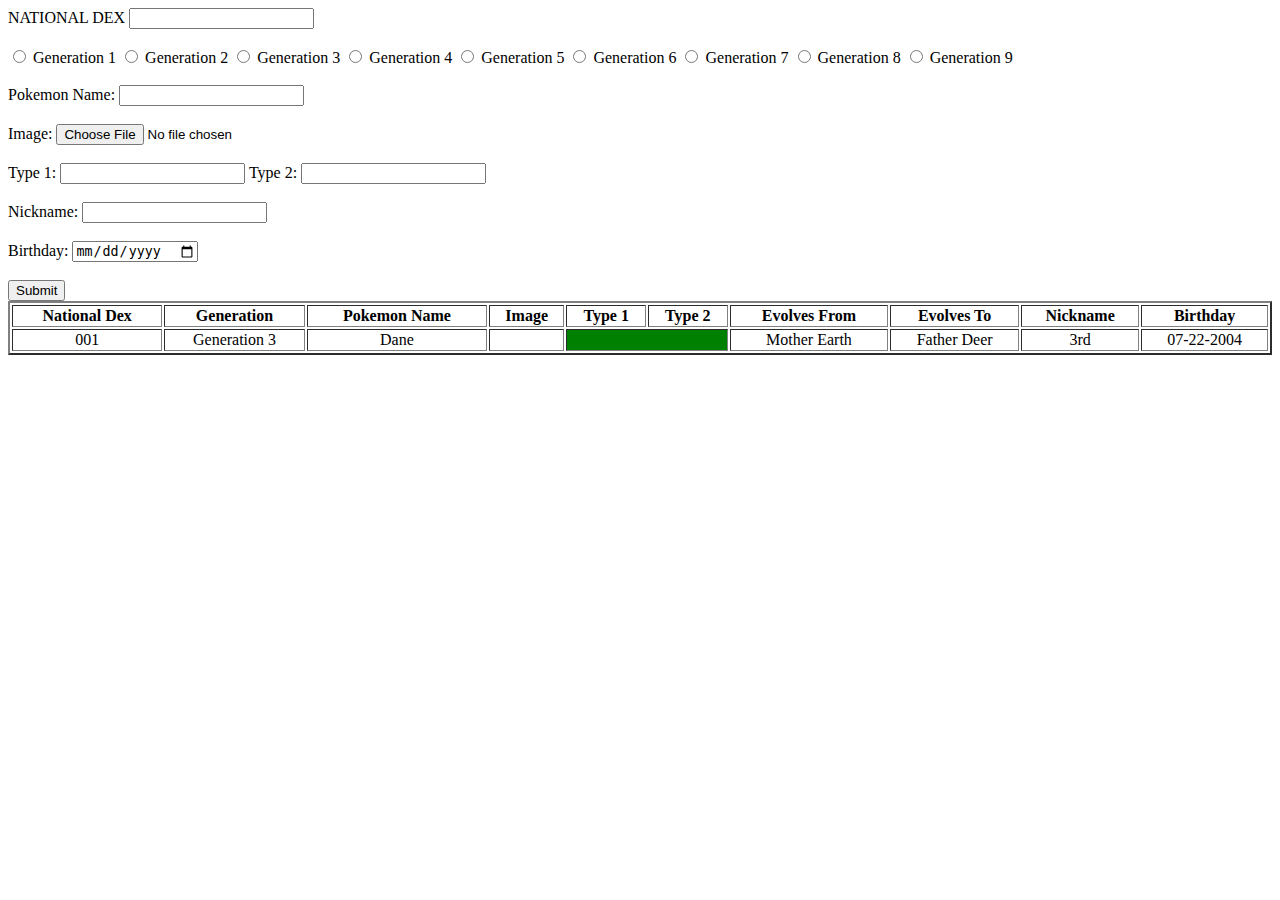
<file: file.html>
<!DOCTYPE html>
<html>
<head>
    <meta charset="UTF-8" />
    <title>title</title>
</head>
<body>
    <form>
     <label for="ndex">NATIONAL DEX</label>
     <input type="text" id="ndex" name="ndex" min="1"/>
     <br/>
     <br/>
     <input type="radio" id="gen1" name="generation" value="Generation 1">
     <label for="gen1">Generation 1</label>
     <input type="radio" id="gen2" name="generation" value="Generation 2">
     <label for="gen2">Generation 2</label>
     <input type="radio" id="gen3" name="generation" value="Generation 3">
     <label for="gen3">Generation 3</label>
     <input type="radio" id="gen4" name="generation" value="Generation 4">
     <label for="gen4">Generation 4</label> 
     <input type="radio" id="gen5" name="generation" value="Generation 5">
     <label for="gen5">Generation 5</label>
     <input type="radio" id="gen6" name="generation" value="Generation 6">
     <label for="gen6">Generation 6</label>
     <input type="radio" id="gen7" name="generation" value="Generation 7">
     <label for="gen7">Generation 7</label> 
     <input type="radio" id="gen8" name="generation" value="Generation 8">
     <label for="gen8">Generation 8</label>
     <input type="radio" id="gen9" name="generation" value="Generation 9">
     <label for="gen9">Generation 9</label>
     <br/>
     <br/>
     <label for="pname">Pokemon Name:</label>
     <input type="text" id="pname" name="Pokemon Name" min="1"/>   
     <br/>
     <br/>
     <label for="image">Image:</label>
     <input type="file" id="image" name="Image" min="1">
     <br/>
     <br/>
     <label for="type1">Type 1:</label>
     <input list="types1" id="type1" name="type1"/>
     <datalist id="types1">
        <option value="Fire"></option>
        <option value="Poison"></option>
        <option value="Water"></option>
        <option value="Grass"></option>
        <option value="Dark"></option>
        <option value="Dragon"></option>
        <option value="Psychic"></option>
        <option value="Ground"></option>
        <option value="Rock"></option>
        <option value="Fairy"></option>
        <option value="Fighting"></option>
        <option value="Flying"></option>
        <option value="Electric"></option>
        <option value="Normal"></option>
        <option value="Steel"></option>
        <option value="Ice"></option>
        <option value="Bug"></option>
        <option value="Ghost"></option>
     </datalist>
     <label for="type2">Type 2:</label>
     <input list="types2" id="type2" name="type2" />
     <datalist id="types2">
        <option value="Fire"></option>
        <option value="Poison"></option>
        <option value="Water"></option>
        <option value="Grass"></option>
        <option value="Dark"></option>
        <option value="Dragon"></option>
        <option value="Psychic"></option>
        <option value="Ground"></option>
        <option value="Rock"></option>
        <option value="Fairy"></option>
        <option value="Fighting"></option>
        <option value="Flying"></option>
        <option value="Electric"></option>
        <option value="Normal"></option>
        <option value="Steel"></option>
        <option value="Ice"></option>
        <option value="Bug"></option>
        <option value="Ghost"></option>
     </datalist>
     </br>
     </br>
     <label for="Nname">Nickname:</label>
     <input type="text" id="Nname" name="Nname" min="1"/>
     </br>
     </br>
     <label for="birthday">Birthday:</label>
     <input type="date" id="birthday" name="birthday">
     </br>
     </br>
     <input type="submit" value="Submit">
     </form>
    </center>
    <table border="2px" style="width: 100%">
        <tr>
            <th>National Dex</th>
            <th>Generation</th>
            <th>Pokemon Name</th>
            <th>Image</th>
            <th>Type 1</th>
            <th>Type 2</th>
            <th>Evolves From</th>
            <th>Evolves To</th>
            <th>Nickname</th>
            <th>Birthday</th>
        </tr>
        <tr>
            <td align="center">001</td>
            <td align="center">Generation 3</td>
            <td align="center">Dane</td>
            <td></img src="https://www.bing.com/images/blob?bcid=szBEXAQGkgAHLg"></td>
            <td align="center" colspan="2" bgcolor="green" style="color:rgb(255, 255, 255)"></td>
            <td align="center">Mother Earth</td>
            <td align="center">Father Deer</td>
            <td align="center">3rd</td>
            <td align="center">07-22-2004</td>
        </tr>
    </table>
</body>
</html>
</file>
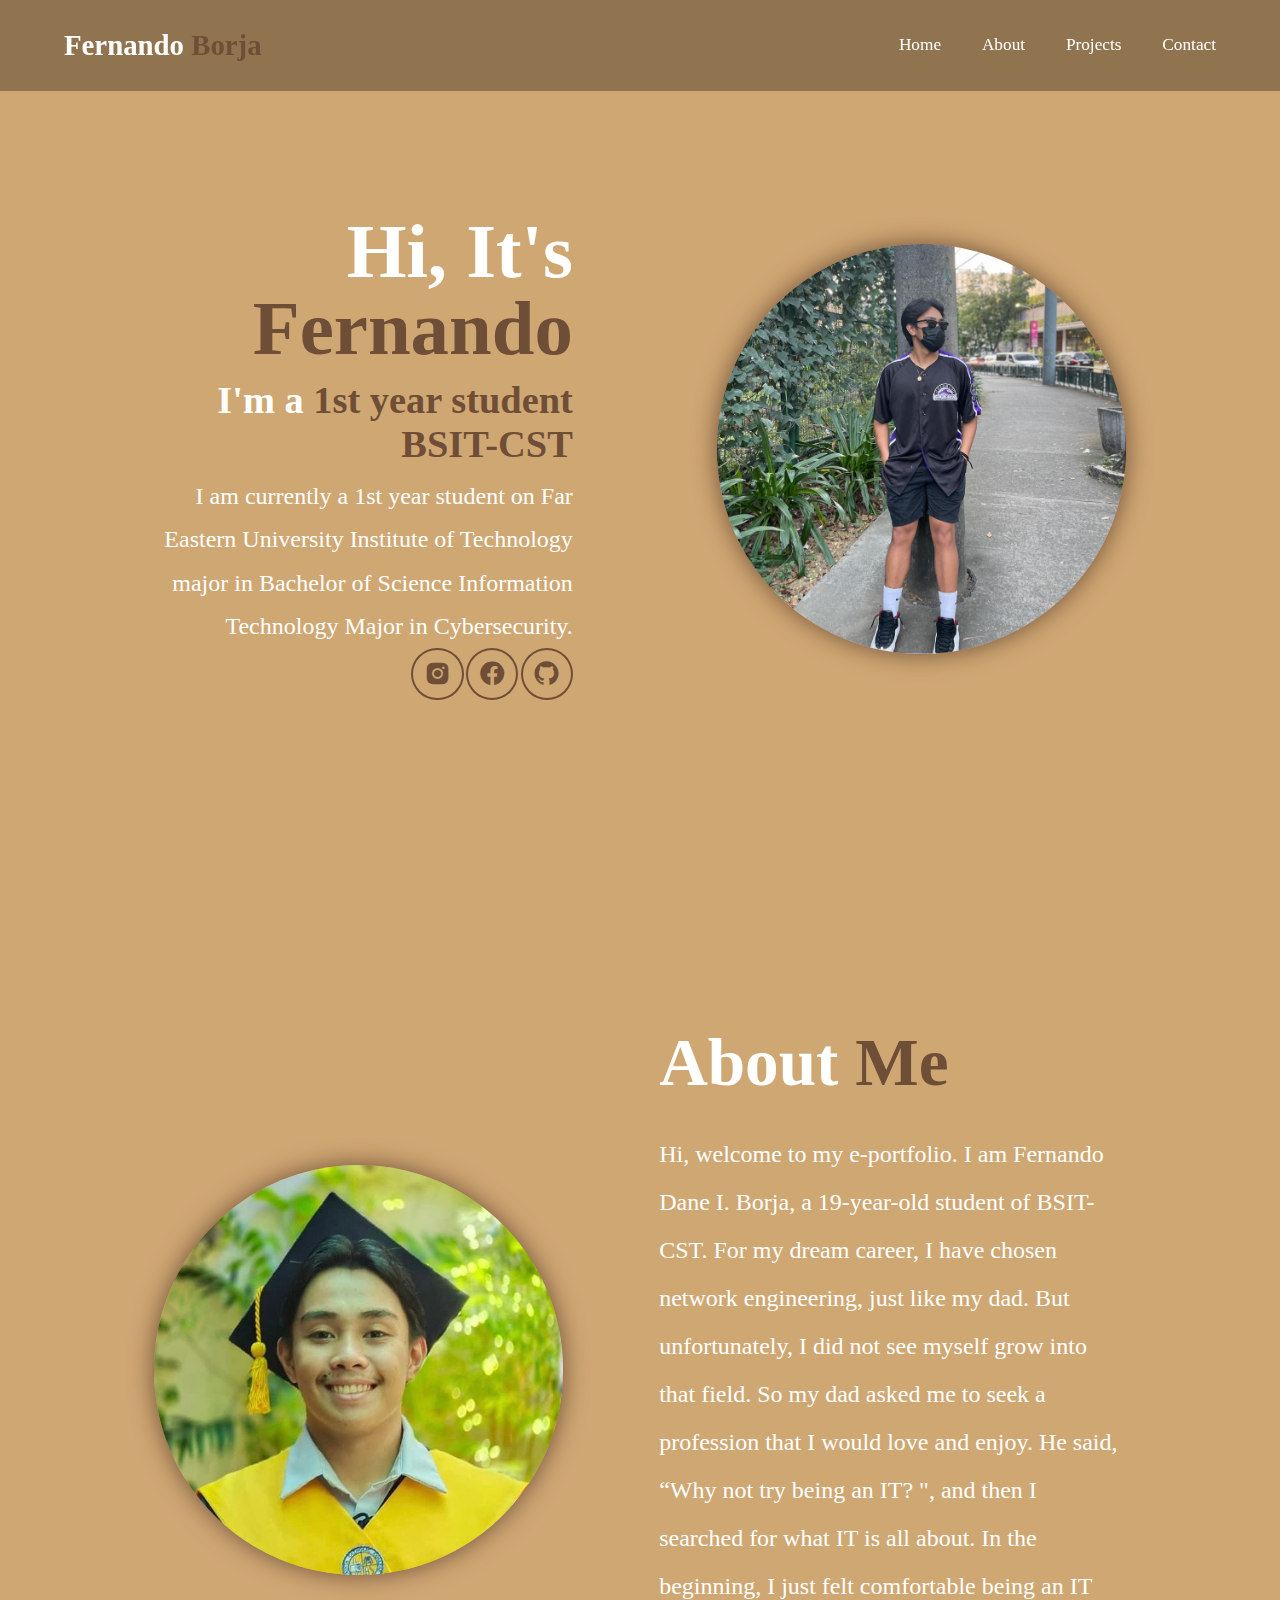
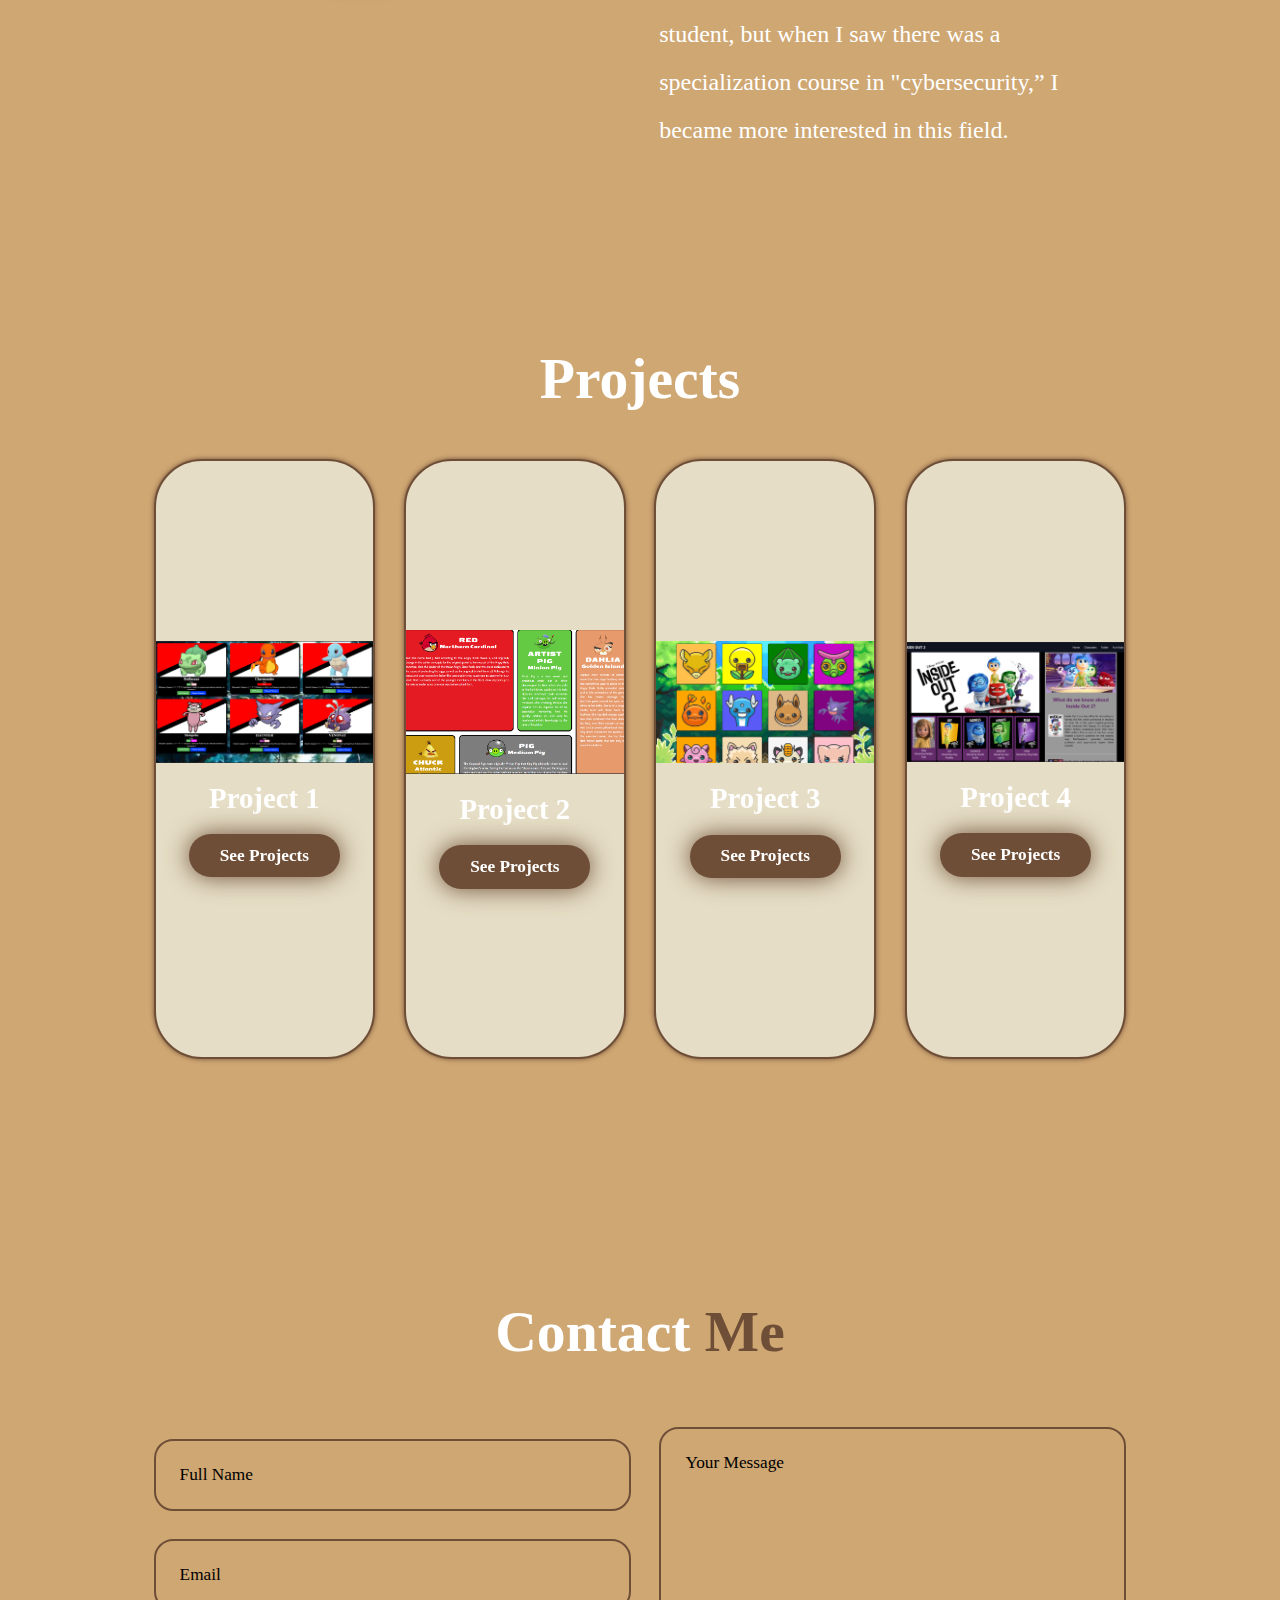
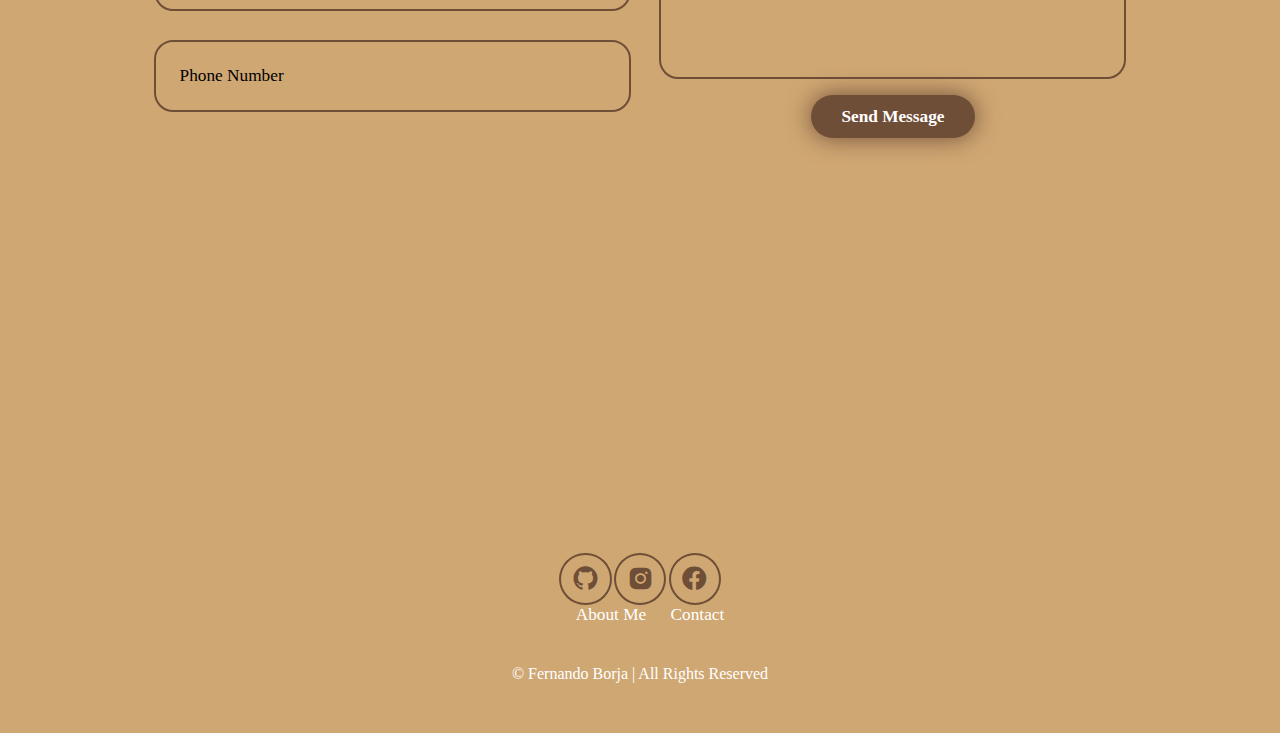
<file: FINALS/Finals.html>
<!DOCTYPE html>
<html lang="en">

<head>
    <meta charset="UTF-8">
    <meta name="viewport" content="width=device-width, initial-scale=1.0">
    <title>Portfolio</title>
    <link rel="stylesheet" href="Finals.css">
    <link href='https://unpkg.com/boxicons@2.1.4/css/boxicons.min.css' rel='stylesheet'>
</head>

<body>

    <header class="header">
        <a href="#home" class="logo"> Fernando
            <span>Borja</span></a>

        <i class='bx bx-menu' id="menu-icon"></i>

        <nav class="navbar">
            <a href="#home">Home</a>
            <a href="#about">About</a>
            <a href="#projects">Projects</a>
            <a href="#contact">Contact</a>
        </nav>

    </header>

    <section class="home" id="home">
        <div class="home-content">
            <h1>Hi, It's <span>Fernando</span></h1>
            <h3>I'm a <span>1st year student BSIT-CST </span></h3>
            <p>I am currently a 1st year student on Far Eastern University Institute of Technology
                major in Bachelor of Science Information Technology Major in Cybersecurity.
            </p>

            <div class="social-icons">

                <a href="https://www.instagram.com/fernando_i_borja/?hl=en" target="_blank">
                    <i class='bx bxl-instagram-alt'></i>
                </a>

                <a href="https://www.facebook.com/fernandodane.borja/" target="_blank">
                    <i class='bx bxl-facebook-circle'></i>
                </a>

                <a href="https://github.com/Dane-000" target="_blank">
                    <i class='bx bxl-github'></i>
                </a>

            </div>
        </div>

        <div class="home-img">
            <img src="IMG.jpg" alt="">
        </div>

    </section>

    <section class="about" id="about">

        <div class="about-img">
            <img src="IMG2.jpg" alt="">
        </div>

        <div class="about-content">
            <h2>About <span>Me</span></h2>
            <p>Hi, welcome to my e-portfolio. 
                I am Fernando Dane I. Borja, a 19-year-old student of BSIT-CST.
                For my dream career, I have chosen network engineering, just like my dad. But unfortunately, I did not see myself grow into that field. 
                So my dad asked me to seek a profession that I would love and enjoy. He said, “Why not try being an IT? ", and then I searched for what IT is all about. 
                In the beginning, I just felt comfortable being an IT student, but when I saw there was a specialization course in "cybersecurity,” 
                I became more interested in this field.</p>
        </div>

    </section>

    <section class="project" id="projects">

        <h2 class="heading">Projects</h2>

        <div class="projects-box">

            <div class="project-card">
                <img src="TSA4.png" alt="Project 1">
                <h3>Project 1</h3>
                <a href="https://dane-000.github.io/it0043tc05/TSA4/Arceo_Borja_tsa4.html" target="_blank"
                    class="btn">See Projects</a>
            </div>

            <div class="project-card">
                <img src="TSA5.png" alt="Project 2">
                <h3>Project 2</h3>
                <a href="https://chelsiearceo.github.io/it0043tc05/TSA5/arceo_borja_tsa5.html" target="_blank"
                    class="btn">See Projects</a>
            </div>

            <div class="project-card">
                <img src="MIDTERM.png" alt="Project 3">
                <h3>Project 3</h3>
                <a href="https://dane-000.github.io/it0043tc05/MPE/Borja_mpe.html" target="_blank" class="btn">See
                    Projects</a>
            </div>

            <div class="project-card">
                <img src="TSA6.png" alt="Project 4">
                <h3>Project 4</h3>
                <a href="https://chelsiearceo.github.io/it0043tc05/tsa6/arceo_borja_tsa6.html" target="_blank"
                    class="btn">See Projects</a>
            </div>

        </div>
    </section>

    <section class="contact" id="contact">
        <h2 class="heading">Contact <span>Me</span></h2>

        <form action="https://formspree.io/f/mvgpgbkn" method="POST">
            <div class="input-group">
                <div class="input-box">
                    <input type="text" placeholder="Full Name" name="fullname" required>
                    <input type="email" placeholder="Email" name="email" required>
                </div>

                <div class="input-box">
                    <input type="tel" placeholder="Phone Number" name="phone" required>
                </div>
            </div>

            <div class="input-group-2">
                <textarea name="message" cols="30" rows="10" placeholder="Your Message" required></textarea>
                <input type="submit" value="Send Message" class="btn">
            </div>
        </form>
    </section>

    <footer class="footer">
        <div class="social-icons">
            <a href="https://github.com/Dane-000" target="_blank">
                <i class='bx bxl-github'></i>
            </a>
            <a href="https://www.instagram.com/fernando_i_borja/?hl=en" target="_blank">
                <i class='bx bxl-instagram-alt'></i>
            </a>
            <a href="https://www.facebook.com/fernandodane.borja/" target="_blank">
                <i class='bx bxl-facebook-circle'></i>
            </a>
        </div>
        <ul class="list">
            <li>
                <a href="#about">About Me</a>
            </li>
            <li>
                <a href="#contact">Contact</a>
            </li>
        </ul>
        <p class="copyright">
            © Fernando Borja | All Rights Reserved
        </p>
    </footer>

    <script src="Finals.js"></script>

</body>

</html>
</file>
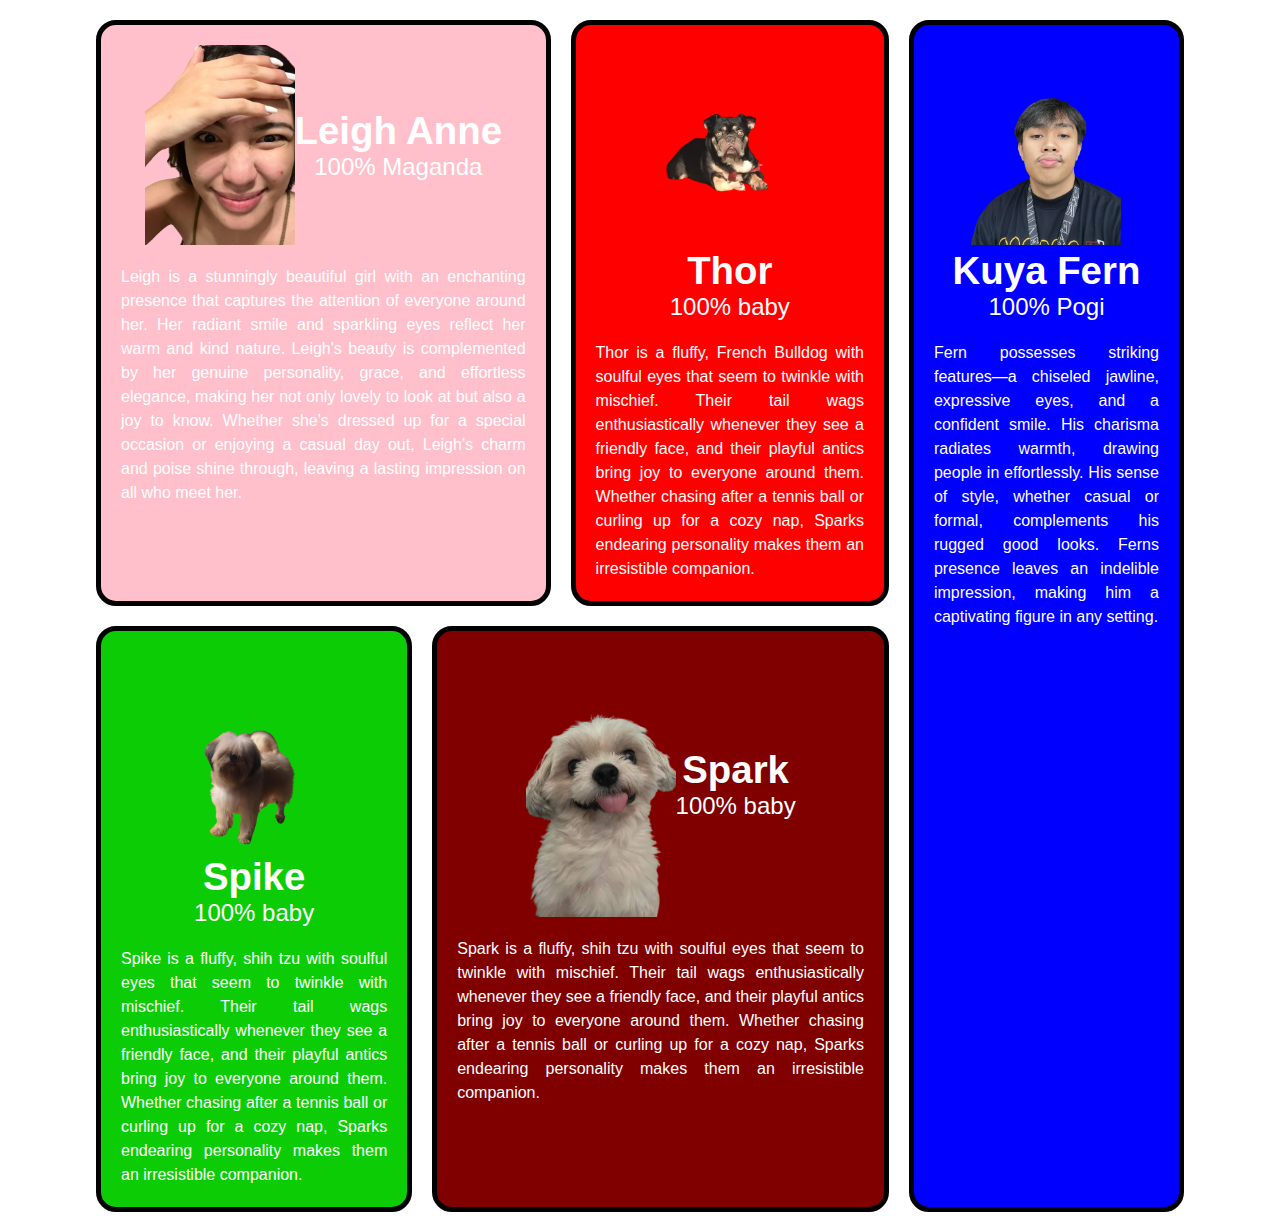
<file: Grid/Grid Trial.html>
<!DOCTYPE html>
<html lang="en">
<head>
    <meta charset="UTF-8">
    <meta name="viewport" content="width=device-width, initial-scale=1.0">
    <link rel="stylesheet" href="Grid.css">
    <title>FAMILY CHART</title>
</head>
<body>
    <div class="dbz-container"> 
        <div class="item" id="bebe">
           <div class="details">
                <img src="bebe.png">
                <div class="name-race"> 
                  <p class="name">Leigh Anne</p>
                  <p class="race">100% Maganda</p>
                </div>
            </div>
            <p class="desc">Leigh is a stunningly beautiful girl with an enchanting presence that captures the attention of everyone around her.
                   Her radiant smile and sparkling eyes reflect her warm and kind nature.
                   Leigh's beauty is complemented by her genuine personality, grace, and effortless elegance, making her not only lovely to look at but also a joy to know.
                   Whether she's dressed up for a special occasion or enjoying a casual day out, Leigh's charm and poise shine through, leaving a lasting impression
                   on all who meet her.</p>
        </div>
        <div class="item" id="fern">
            <div class="details">
                 <img src="fern.png">
                 <div class="name-race"> 
                   <p class="name">Kuya Fern</p>
                   <p class="race">100% Pogi</p>
                 </div>
             </div>
             <p class="desc">Fern possesses striking features—a chiseled jawline, expressive eyes, and a confident smile. His charisma radiates warmth, drawing people in effortlessly. His sense of style, whether casual or formal, complements his rugged good looks.
                 Ferns presence leaves an indelible impression, making him a captivating figure in any setting.</p>
         </div>
         <div class="item" id="spark">
            <div class="details">
                 <img src="spark.png">
                 <div class="name-race"> 
                   <p class="name">Spark</p>
                   <p class="race">100% baby</p>
                 </div>
             </div>
             <p class="desc">Spark is a fluffy, shih tzu with soulful eyes that seem to twinkle with mischief. Their tail wags enthusiastically whenever they see a friendly face, and their playful antics bring joy to everyone around them.
                 Whether chasing after a tennis ball or curling up for a cozy nap, Sparks 
                 endearing personality makes them an irresistible companion.</p>
         </div>
         <div class="item" id="thor">
            <div class="details">
                 <img src="thor.png">
                 <div class="name-race"> 
                   <p class="name">Thor</p>
                   <p class="race">100% baby</p>
                 </div>
             </div>
             <p class="desc">Thor is a fluffy, French Bulldog with soulful eyes that seem to twinkle with mischief. Their tail wags enthusiastically whenever they see a friendly face, and their playful antics bring joy to everyone around them.
                 Whether chasing after a tennis ball or curling up for a cozy nap, Sparks 
                 endearing personality makes them an irresistible companion.</p>
         </div>
           <div class="item" id="spike">
            <div class="details">
                 <img src="spike.png">
                 <div class="name-race"> 
                   <p class="name">Spike</p>
                   <p class="race">100% baby</p>
                 </div>
             </div>
             <p class="desc">Spike is a fluffy, shih tzu with soulful eyes that seem to twinkle with mischief. Their tail wags enthusiastically whenever they see a friendly face, and their playful antics bring joy to everyone around them.
                 Whether chasing after a tennis ball or curling up for a cozy nap, Sparks 
                 endearing personality makes them an irresistible companion.</p>
         </div>
    </div> 
</body>

</html>
</file>
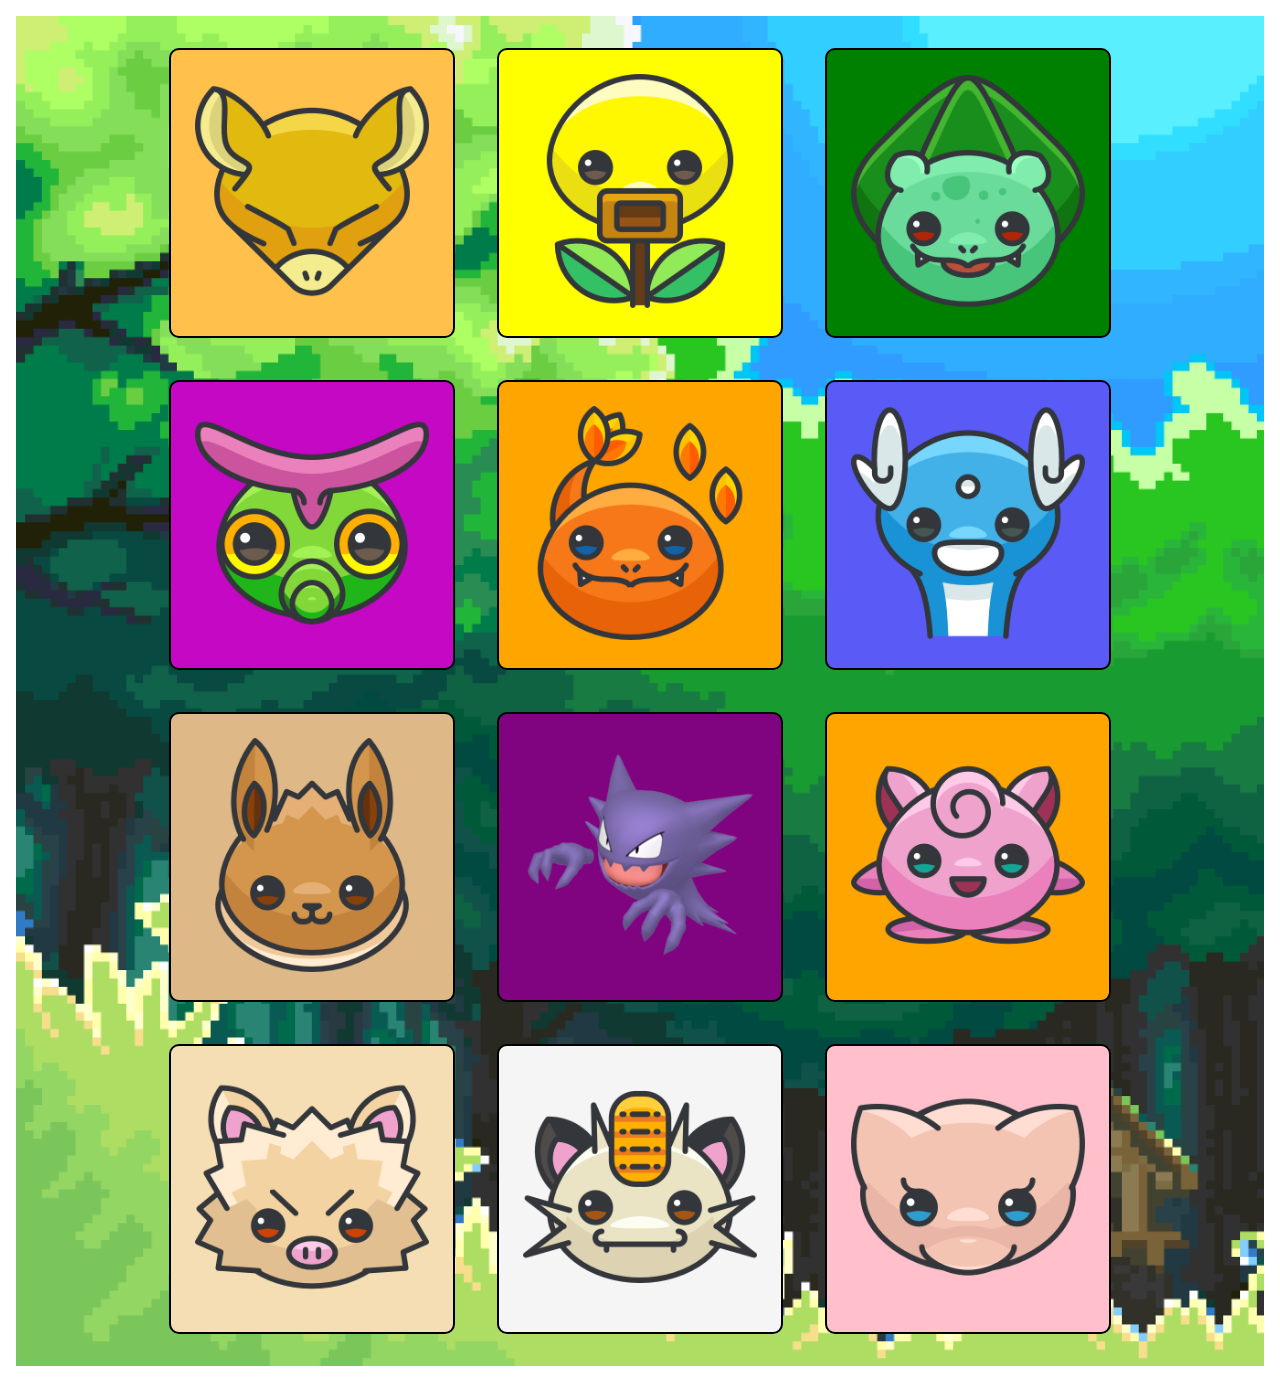
<file: MPE/Borja_mpe.html>
<!DOCTYPE html>
<html lang="en">
<head>
    <meta charset="UTF-8">
    <meta name="viewport" content="width=device-width, initial-scale=1.0">
    <link rel="stylesheet" href="Borja_mpe.css">
    <title>MIDTERM</title>
</head>
<body>
    <div class="container">
    <div class="Box" id="box1">
        <img src="abra.png">
        <P>Abra</P>
        <P class="Type" id="psychic">Psychic</P>
        <img class="pokeball" src="pokeball.png">
    </div>
 
    <div class="Box" id="box2">
        <img src="bellsprout.png">
        <P>Bellsprout</P>
        <P class="Type" id="grass">Grass</P>
        <P class="Type" id="poison">Poison</P>
        <img class="pokeball" src="pokeball.png">
    </div>
 
    <div class="Box" id="box3">
        <img src="bullbasaur.png">
        <P>Bullbasaur</P>
        <P class="Type" id="grass">Grass</P>
        <P class="Type" id="poison">Poison</P>
        <img class="pokeball" src="pokeball.png">
    </div>
 
    <div class="Box" id="box4">
        <img src="caterpie.png">
        <P>Caterpie</P>
        <P class="Type" id="bug">Bug</P>
        <img class="pokeball" src="pokeball.png">
    </div>
 
    <div class="Box" id="box5">
        <img src="charmander1.png">
        <P>Charmander</P>
        <P class="Type" id="fire">Fire</P>
        <img class="pokeball" src="pokeball.png">
    </div>
 
    <div class="Box" id="box6">
        <img src="dratini.png">
        <P>Dratini</P>
        <P class="Type" id="dragon">Dragon</P>
        <img class="pokeball" src="pokeball.png">
    </div>
 
    <div class="Box" id="box7">
        <img src="eevee.png">
        <P>Eevee</P>
        <P class="Type" id="normal">Normal</P>
        <img class="pokeball" src="pokeball.png">
    </div>
 
    <div class="Box" id="box8">
        <img src="haunter.png">
        <P>Haunter</P>
        <P class="Type" id="ghost">Ghost</P>
        <img class="pokeball" src="pokeball.png">
    </div>
 
    <div class="Box" id="box9">
        <img src="jigglypuff.png">
        <P>Jigglypuff</P>
        <P class="Type" id="normal">Normal</P>
        <P class="Type" id="fairy">Fairy</P>
        <img class="pokeball" src="pokeball.png">
    </div>
 
    <div class="Box" id="box10">
        <img src="mankey.png">
        <P>Mankey</P>
        <P class="Type" id="fighting">Fighting</P>
        <img class="pokeball" src="pokeball.png">
    </div>
 
    <div class="Box" id="box11">
        <img src="meowth.png">
        <P>Meowth</P>
        <P class="Type" id="normal">Normal</P>
        <img class="pokeball" src="pokeball.png">
    </div>
 
    <div class="Box" id="box12">
        <img src="mew.png">
        <P>Mew</P>
        <P class="Type" id="psychic">Psychic</P>
        <img class="pokeball" src="pokeball.png">
    </div>
    </div>
 
</body>
</html>
</file>
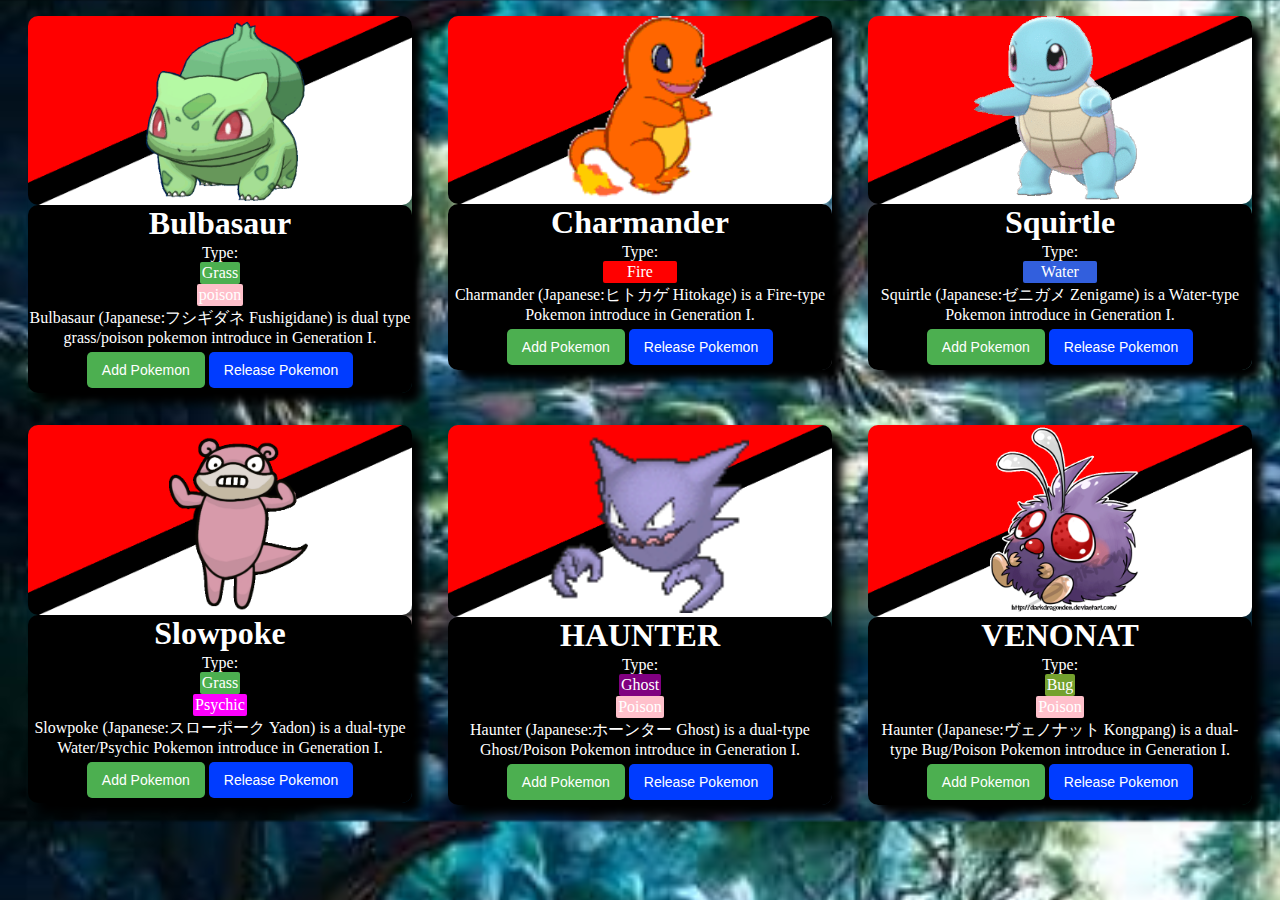
<file: TSA4/Arceo_Borja_tsa4.html>
<!DOCTYPE html>
<html lang="en">
 
<head>
    <meta charset="UTF-8">
    <meta name="viewport" content="width=device-width, initial-scale=1.0">
    <title>CSS Background</title>
    <link rel="stylesheet" href="Arceo_Borja_tsa4.css">
</head>
 
<body>
    <div class="container">
        <div class="card">
            <div class="image1">
                <img src="bubasaur_nobg.gif">
            </div>
 
            <div class="details darkgreen">
                <h1 class="name">Bulbasaur</h1>
 
                <div class="types">
                    <div class="type">Type:</div>
                    <div class="grass">Grass</div>
                    <div class="poison">poison</div>
                    
                </div>
                <p class="desc">Bulbasaur (Japanese:フシギダネ Fushigidane) is  dual type grass/poison pokemon introduce in Generation I.</p>
 
                <div class="buttons">
                    <button class="add">Add Pokemon</button>
                    <button class="release">Release Pokemon</button>
                </div>
            </div>
        </div>
 
        <div class="card">
            <div class="image2">
                <img src="charmander_nobg.gif">
            </div>
 
            <div class="details darkgreen">
                <h1 class="name">Charmander</h1>
 
                <div class="types">
                    <div class="type">Type: </div>
                    <div class="fire">Fire</div>
                   
                </div>
                <p class="desc">Charmander (Japanese:ヒトカゲ Hitokage) is a Fire-type Pokemon introduce in Generation I.</p>
 
                <div class="buttons">
                    <button class="add">Add Pokemon</button>
                    <button class="release">Release Pokemon</button>
                </div>
            </div>
        </div>
 
        <div class="card">
            <div class="image3">
                <img src="squirtle_nobg.gif">
            </div>
 
            <div class="details darkgreen">
                <h1 class="name">Squirtle</h1>
 
                <div class="types">
                    <div class="type">Type:</div>
                    <div class="water">Water</div>
                </div>
                <p class="desc">Squirtle (Japanese:ゼニガメ Zenigame) is a Water-type Pokemon introduce in Generation I.</p>
 
                <div class="buttons">
                    <button class="add">Add Pokemon</button>
                    <button class="release">Release Pokemon</button>
                </div>
            </div>
 
        </div>
        <div class="card">
            <div class="image4">
                <img src="slowpoke_nobg.gif">
            </div>
 
            <div class="details darkgreen">
                <h1 class="name">Slowpoke</h1>
 
                <div class="types">
                    <div class="type">Type:</div>
                    <div class="grass">Grass</div>
                    <div class="psychic">Psychic</div>
                </div>
                <p class="desc">Slowpoke (Japanese:スローポーク Yadon) is a dual-type Water/Psychic Pokemon introduce in Generation I.</p>
 
 
                <div class="buttons">
                    <button class="add">Add Pokemon</button>
                    <button class="release">Release Pokemon</button>
                </div>
            </div>
        </div>
 
        <div class="card">
            <div class="image5">
                <img src="haunter_nobg.gif">
            </div>
 
            <div class="details darkgreen">
                <h1 class="name">HAUNTER</h1>
 
                <div class="types">
                    <div class="type">Type:</div>
                    <div class="ghost">Ghost</div>
                    <div class="poison">Poison</div>
                </div>
                <p class="desc">Haunter (Japanese:ホーンター Ghost) is a dual-type  Ghost/Poison Pokemon introduce in Generation I.</p>
                <div class="buttons">
                    <button class="add">Add Pokemon</button>
                    <button class="release">Release Pokemon</button>
                </div>
            </div>
        </div>
 
        <div class="card">
            <div class="image6">
                <img src="Venonat.gif">
            </div>
 
            <div class="details darkgreen">
                <h1 class="name">VENONAT</h1>
 
                <div class="types">
                    <div class="type">Type:</div>
                    <div class="bug">Bug</div>
                    <div class="poison">Poison</div>
                </div>
                <p class="desc">Haunter (Japanese:ヴェノナット Kongpang) is a dual-type  Bug/Poison Pokemon introduce in Generation I.</p>
                <div class="buttons">
                    <button class="add">Add Pokemon</button>
                    <button class="release">Release Pokemon</button>
                </div>
            </div>
        </div>
    </div>
 
</body>
 
</html>
</file>
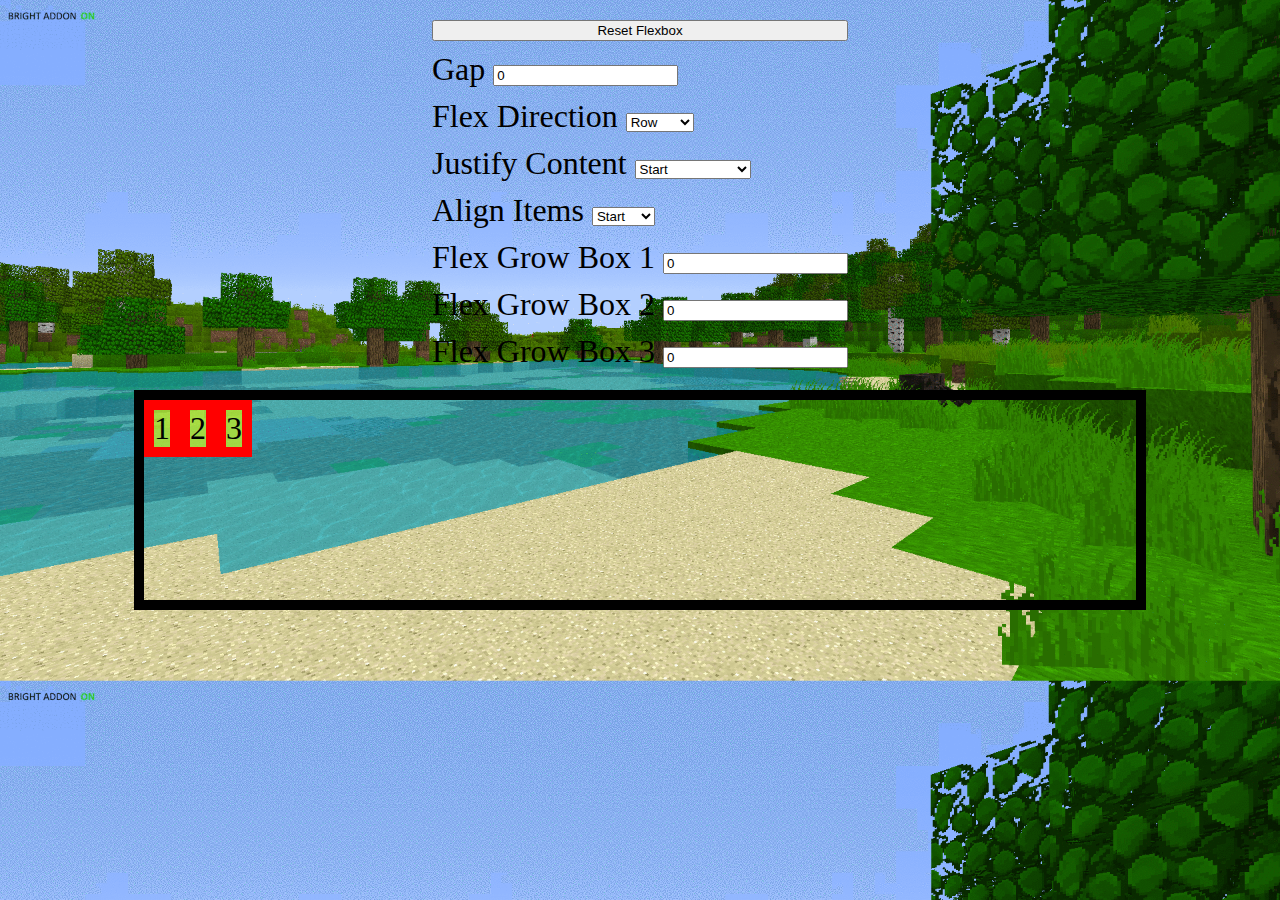
<file: TSA7/Borja_tsa.html>
<!DOCTYPE html>
<html lang="en">

<head>
    <meta charset="UTF-8">
    <meta name="viewport" content="width=device-width, initial-scale=1.0">
    <title>Flexbox Simulator</title>
    <link rel="stylesheet" href="Borja_tsa7.css"> 
    <script src="Borja_tsa7.js"></script>
</head>

<body>
    <div class="controls">
        <button id="resetBtn">Reset Flexbox</button>
        <div>
            <label for="gap">Gap</label>
            <input type="number" min="0" id="gap" value="0">
        </div>
        <div>
            <label for="flexDirection">Flex Direction</label>
            <select id="flexDirection">
                <option value="row">Row</option>
                <option value="column">Column</option>
            </select>
        </div>
        <div>
            <label for="justifyContent">Justify Content</label>
            <select id="justifyContent">
                <option value="flex-start">Start</option>
                <option value="center">Center</option>
                <option value="space-between">Space Between</option>
                <option value="space-around">Space Around</option>
                <option value="space-evenly">Space Evenly</option>
            </select>
        </div>
        <div>
            <label for="alignItems">Align Items</label>
            <select id="alignItems">
                <option value="flex-start">Start</option>
                <option value="center">Center</option>
                <option value="flex-end">End</option>
            </select>
        </div>
        <div>
            <label for="flexGrow1">Flex Grow Box 1</label>
            <input type="number" min="0" id="flexGrow1" value="0">
        </div>
        <div>
            <label for="flexGrow2">Flex Grow Box 2</label>
            <input type="number" min="0" id="flexGrow2" value="0">
        </div>
        <div>
            <label for="flexGrow3">Flex Grow Box 3</label>
            <input type="number" min="0" id="flexGrow3" value="0">
        </div>
    </div>
    <div class="flex-container" id="flexContainer">
        <div class="flex-item" id="box1">1</div>
        <div class="flex-item" id="box2">2</div>
        <div class="flex-item" id="box3">3</div>
    </div>
</body>

</html>
</file>
<file: FINALS/Finals.css>
* {
    margin: 0;
    padding: 0;
    box-sizing: border-box;
    text-decoration: none;
    border: none;
    outline: none;
    scroll-behavior: smooth;
    font-family: Cambria, Cochin, Georgia, Times, 'Times New Roman', serif
}

html {
    font-size: 60%;
    overflow-x: hidden;
}

:root {
    --bg-color: #cfa773;
    --second-bg-color: #001005;
    --text-color: white;
    --main-color: #6F4E37;
}

body {
    background: var(--bg-color);
    color: var(--text-color);
}

.header {
    position: fixed;
    width: 100%;
    top: 0;
    left: 0;
    padding: 3rem 5%;
    background: rgba(0, 0, 0, 0.3);
    backdrop-filter: blur(10px);
    display: flex;
    justify-content: space-between;
    align-items: center;
    z-index: 100;
}

#menu-icon {
    font-size: 3.6rem;
    color: var(--main-color);
    display: none;
}

.logo {
    font-size: 3rem;
    color: var(--text-color);
    font-weight: 800;
    cursor: pointer;
    transition: 0.3s ease;
}

.logo:hover {
    transform: scale(1.1);
}

span {
    color: var(--main-color);
}

.navbar a {
    font-size: 1.8rem;
    color: var(--text-color);
    margin-left: 4rem;
    font-weight: 500;
    border-bottom: 3px solid transparent;
    transition: 0.3 ease;
}

.navbar a:hover {
    border-bottom: 3px solid var(--main-color);
    color: var(--main-color);
}

section {
    min-height: 100vh;
    padding: 10rem 12%;
}

.home {
    display: flex;
    align-items: center;
    justify-content: center;
    gap: 15rem;
}

.home-content {
    display: flex;
    flex-direction: column;
    align-items: flex-end;
    text-align: right;
}

.home-content h1 {
    font-size: 8rem;
    font-weight: 700;
    margin-top: 1.5rem;
    line-height: 1;
}

.home-content h3 {
    font-size: 4rem;
    margin: 1rem 0;
}

.home-content p {
    font-size: 2.5rem;
    font-weight: 500;
    line-height: 1.8;
}

.home-img img {
    width: 32vw;
    border-radius: 50%;
    box-shadow: 0 0 25px var(--main-color);
    transition: 0.4s ease-in-out;
}

.home-img img:hover {
    box-shadow: 0 0 25px var(--main-color),
        0 0 50px var(--main-color),
        0 0 100px var(--main-color);
}

.social-icons a {
    display: inline-flex;
    justify-content: center;
    align-items: center;
    font-size: 3rem;
    padding: 1rem;
    background: transparent;
    border: 2px solid var(--main-color);
    border-radius: 50%;
    color: var(--main-color);
    margin: 3rem 0.5;
    transition: 0.3 ease;
}

.social-icons a:hover {
    color: var(--text-color);
    background-color: var(--main-color);
    transform: scale(1.2)translateY(-5px);
    box-shadow: 0 0 25px var(--main-color);
}

.btn-group {
    display: flex;
    gap: 1.5rem;
}

.btn {
    display: inline-block;
    padding: 1rem 3rem;
    background: var(--main-color);
    box-shadow: 0 0 25px var(--main-color);
    border-radius: 3rem;
    font-size: 1.8rem;
    color: rgb(255, 255, 255);
    border: 2px solid transparent;
    font-weight: 600;
    transition: 0.3s ease-in-out;
}

.btn:hover {
    transform: scale(1.05);
    box-shadow: 0 0 25px var(--main-color),
        0 0 50px var(--main-color),
}

.btn-group a:nth-of-type(2) {
    background-color: black;
    color: var(--main-color);
    border: 2px solid var(--main-color);
    box-shadow: 0 0 25px transparent;
}

.btn-group a:nth-of-type(2):hover {
    box-shadow: 0 0 25px var(--main-color);
    background-color: var(--main-color);
    color: black;
}

.about {
    display: flex;
    justify-content: center;
    align-items: center;
    font-size: 15px;
    line-height: 2.0;
    gap: 10rem;
    background-color: var(--bg-color);
}

.about-img img {
    width: 32vw;
    border-radius: 50%;
    box-shadow: 0 0 25px var(--main-color);
    transition: 0.4s ease-in-out;
}

.about-img img:hover {
    box-shadow: 0 0 25px var(--main-color),
        0 0 50px var(--main-color),
        0 0 100px var(--main-color);
}

.about-content h2 {
    font-size: 7rem;
    text-align: left;
}

.about-content p {
    font-size: 2.5rem;
}

.about-content .btn {
    margin: 3rem 0;
}

.project {
    background-color: var(--bg-color);
}

.heading {
    text-align: center;
    font-size: 6rem;
    margin-bottom: 3rem;
    color: var(--text-color);
}

.projects-box {
    display: flex;
    grid-template-columns: repeat(2, 1fr);
    place-items: center;
    margin: 5rem 0;
    gap: 3rem;
    row-gap: 2rem;
}


.project-card {
    height: 600px;
    max-width: 450px;
    background-color: #E5DDC5;
    backdrop-filter: blur(30px);
    border: 2px solid var(--main-color);
    border-radius: 5rem;
    display: flex;
    flex-direction: column;
    align-items: center;
    justify-content: center;
    text-align: center;
    gap: 2rem;
    padding: 5rem 2rem;
    overflow: hidden;
    cursor: pointer;
    box-shadow: 0 0 5px var(--main-color);
    transition: 0.4s ease;
}

.project-card:hover {
    box-shadow: 0 0 25px var(--main-color),
        0 0 50px var(--main-color);
    transition: scale(1.02);
}

.project-card img {
    max-width: 18vw;
    object-fit: cover;
}

.project-card h3 {
    font-size: 3rem;
}

.project-card p {
    font-size: 1.6rem;
}

::-webkit-scrollbar {
    width: 20px;
}

::-webkit-scrollbar-thumb {
    background-color: var(--main-color);
}

::-webkit-scrollbar-track {
    background-color: var(--bg-color);
}

.contact {
    background-color: var(--bg-color);
}

input::placeholder {
    color: #000000; 
}

textarea::placeholder {
    color: #000000; 
}
.contact h2 {
    text-align: center;
    font-size: 6rem;
    margin-bottom: 3rem;
    color: var(--text-color);
}

.contact form {
    display: flex;
    align-items: center;
    justify-content: center;
    gap: 3rem;
    margin: 5rem 0;
    text-align: center;
}

.contact form .input-box input, 
.contact form textarea {
    width: 100%;
    padding: 2.5rem;
    font-size: 1.8rem;
    color: var(--text-color);
    background-color: var(--bg-color);
    border-radius: 2rem;
    border: 2px solid var(--main-color);
    margin: 1.5rem 0;
    resize: none;
}

.footer {
    background-color: var(--bg-color);
    padding: 50px 0;
}

.footer .social-icons {
    text-align: center;
}

.footer ul {
    text-align: center;
    font-size: 1.8rem;
}

.footer ul li {
    display: inline-block;
    margin-left: 20px;
}

.footer ul li a {
    color: white;
    border-bottom: 3px solid transparent;
    transition: 0.3s ease-in-out;
}

.footer ul li a:hover {
    border-bottom: 3px solid var(--main-color);
}

.footer .copyright {
    text-align: center;
    margin-top: 40px;
    font-size: 16px;
}

@media(max-width:1024px) {
    #menu-icon {
        display: block;
    }

    .navbar {
        position: absolute;
        top: 100%;
        right: 0;
        width: 50%;
        padding: 1rem 3rem;
        background-color: rgba(0, 0, 0, 0.8);
        border-left: 2px solid var(--main-color);
        border-bottom: 2px solid var(--main-color);
        border-bottom-left-radius: 2rem;
        display: none;
    }

    .navbar a {
        display: block;
        font-size: 2rem;
        margin: 3rem 0;
        color: var(--text-color);
    }

    .navbar.active {
        display: block;
    }

    .home {
        flex-direction: column-reverse;
        margin: 5rem 0;
        gap: 5rem;
    }

    .home-content {
        align-items: center;
        text-align: center;
    }

    .home-img img {
        width: 52vw;
    }

    .about {
        flex-direction: column-reverse;
        text-align: center;
    }

    .about h2 {
        text-align: center;
        margin: 2rem 0;
    }

    .about-img {
        width: 52vw;
    }
    .projects-box{
        flex-wrap:wrap;
    }

    .contact form {
        flex-direction: column;
    }
}
</file>
<file: Grid/Grid.css>
*{
    padding: 0;
    margin: 0;
    box-sizing: border-box;
    font-family: Verdana, Geneva, Tahoma, sans-serif;
} 

.dbz-container{
    width: 85vw;
    margin: 20px auto;
    display: grid;
     grid-template-columns: repeat
     (4, 1fr);
     gap: 20px;

} 

.item{
   border: 5px solid rgb(0, 0, 0);
   border-radius: 20px;
   padding: 20px;
   color:  rgb(255, 255, 255);
   display: flex;
   flex-direction: column;
   gap: 20px;
}

.details{
    text-align: center;
}

#bebe .details, #spark .details{
    display: flex;
    justify-content: center;
    align-items: center;
}

.name{
  font-size: 2.4rem;
  font-weight: 700;
}

.race{
    font-size: 1.5rem ;
}

img{
    width: 150px;
} 

.desc{
    text-align: justify;
    line-height: 1.5;
}

#bebe{
    background-color:pink;
    grid-column: 1/3;
    grid-row: 1/2;
}

#fern{
    background-color: blue;
    grid-column: 4/5;
    grid-row: 1/3;
}

#spark{
    background-color: maroon;
    grid-column: 2/4;
    grid-row: 2/3;
}

#thor{
    background-color: red;
}

#spike{
    background-color:rgb(12, 204, 6);
    
}

@media (max-width:950px){
    .dbz-container{
        grid-template-columns: 1fr 1fr;
    } 

    #bebe{
        grid-column: 1/2;
        grid-row: 1/2;
    }  

    #bebe .details, #spark .details{
        flex-direction: column;
    }

    #fern{
        grid-column: 2/3;
        grid-row: 1/2;
    }

    #spark{
        grid-column: 1/2;
        grid-row: 2/3;
    }

    #thor{
        grid-column: 2/3;
        grid-row: 2/3;
    }

    #spike{
        grid-column: 1/3;
        grid-row: 3/4;
    }

    #spike .details{
        display: flex;
        justify-content: center;
        align-items: center;
    }
}

@media (max-width: 750px ) {
    .dbz-container{
        grid-template-columns: 1fr;
    }

    #bebe{
        grid-column: 1/2;
        grid-row: 1/2;
    }  

    #fern{
        grid-column: 1/2;
        grid-row: 2/3;
    }

    #spark{
        grid-column: 1/2;
        grid-row: 3/4;
    }

    #thor{
        grid-column: 1/2;
        grid-row: 4/5;
    }

    #spike{
        grid-column: 1/2;
        grid-row: 5/6;
    }

    #bebe .details,
    #fern .details,
    #spark .details, 
    #thor .details,
    #spike .details{
        display: flex;
        flex-direction: row;
        justify-content: center;
        align-items: center;
        gap: 20px;
    }
}
</file>
<file: MPE/Borja_mpe.css>
*{
    padding: 0;
    border: 0;
    margin: 0;
    box-sizing: border-box;
    font-family: Arial, Helvetica, sans-serif;
}
 
body{
    justify-content: center;
    background-size: cover;
}
 
.container{
    margin: 1rem;
    padding: 1rem;
    display: flex;
    justify-content: center;
    flex-wrap: wrap;
    text-align: center;
    background-image: url("background.png");
    gap: 10px; 
    background-size: cover;
}
 
.Box{
    width: auto;
    height: auto;
    margin: 1rem 1rem;
    padding: 1rem;
    border: 2px solid black;
    text-align: center;
    font-weight: 700;
    border-radius: 10px;
}
 
P{
   display: none;
   color: white;
   text-shadow: 1px 1px 5px black, 1px 1px 5px black;
}
 
.pokeball{
  display: none;
}
 
img{
    width: 250px;
    padding: 0.5rem;
}
 
 
#box1{
background-color: rgb(255, 192, 76);
}
 
#box2{
    background-color:yellow
}
 
 
#box3{
    background-color:green;
}
 
#box4{
    background-color:rgb(196, 8, 196);
}
 
#box5{
    background-color: orange;
}
 
#box6{
    background-color:rgb(90, 90, 247);
}
 
#box7{
    background-color:burlywood;
}
   
#box8{
    background-color: rgb(128, 3, 128);
}
 
   
#box9{
    background-color: orange;
}
 
   
#box10{
    background-color: wheat;
}
 
#box11{
    background-color: whitesmoke;
}
 
   
#box12{
    background-color: pink;
}
@media (max-width:1135px){
    .container{
        flex-direction: column;
    }
 
    .Box{
        display: flex;
        align-items: center;
        justify-content: space-between;
    }
   
    .Box:hover{
        background-image: url(bg_forest.jpg);
    }
 
    img{
        width: 75px;
    }
 
    P{
        display: block;
        font-size: 2rem;
    }
 
    .pokeball{
        display: inline-block;
    } 
    .Type{
        display: none;
    }
}

@media (max-width: 510px){
    img{
        width: 200px;
    }
    .Box{
        display: block;
        text-align: center;
    }

    P{
      display: block;
      font-size: 2rem;
      font-weight: 700 ;
      text-shadow: 2px 2px 4px black;
    } 

    .container{
       flex-direction: column;
    }
    .pokeball{
        display: none;
    } 
    .Type{
      display: inline-block;
      justify-content: center;
      width: 150px;
      padding: 0.4rem;
      margin: 0.2rem;
      border-radius: 5px;
    }

    #psychic{
        background-color: palevioletred
    } 

    #grass{
        background-color: rgb(14, 191, 14);
    }

    #poison{
        background-color: violet;
    }
    
    #bug{
        background-color: yellowgreen;
    }

    #fire{
        background-color: rgb(196, 84, 15);
    }

    #dragon{
        background-color: darkblue;
    } 

    #normal{
        background-color: rgb(206, 202, 202);
    } 

    #ghost{
        background-color: darkviolet;
    } 

    #fairy{
        background-color: hotpink;
    } 

    #fighting{
        background-color: darkred;
    } 

}
</file>
<file: TSA4/Arceo_Borja_tsa4.css>
*{
    padding: 0;
    border: 0;
    margin: 0;
    box-sizing: border-box;
}
 
p,h1{
    color: #fff;
}
 
body{
    text-align: center;
    background-image: url(bg_forest.jpg);
    background-size: cover;
}
 
.container {
    gap: 20px;
    width: 90pw;
}
 
.card {
    display: inline-block;
    width: 30%;
    border-radius: 10px;
    text-align: center;
    margin: 1rem 1rem;
    vertical-align: top;
    border-width: 10px;
    height: auto;
    box-shadow: 10px 10px 10px black;
}
 
img {
    width: 45%;
}
 
.image1{
  width: 100%;
  background-image: url(./pokemon_ball_slant.png);
  background-size: cover;
  background-position: center;
  border-radius: 10px;
 
} 

.image1 img{
    width: 45%; 
    height: 20%; 
    object-fit: cover;
} 
 
.image2{
    width: 100%;
    background-image: url(./pokemon_ball_slant.png);
    background-size: cover;
    background-position: center;
    border-radius: 10px;
  } 

  .image2 img{
    width: 48%; 
    height: 20%; 
    object-fit: cover;
} 
 
.image3{
    width: 100%;
    background-image: url(./pokemon_ball_slant.png);
    background-size: cover;
    background-position: center;
    border-radius: 10px;
  } 

  .image3 img{
    width: 46%; 
    height: 20%; 
    object-fit: cover;
} 

.image4{
    width: 100%;
    background-image: url(./pokemon_ball_slant.png);
    background-size: cover;
    background-position: center;
    border-radius: 10px;
  } 

  .image4 img{
    width: 46%; 
    height: 20%; 
    object-fit: cover;
} 

.image5{
    width: 100%;
    background-image: url(./pokemon_ball_slant.png);
    background-size: cover;
    background-position: center;
    border-radius: 10px;
  } 

  .image5 img{
    width: 57%; 
    height: 20%; 
    object-fit: cover;
} 
 
.image6{
    width: 100%;
    background-image: url(./pokemon_ball_slant.png);
    background-size: cover;
    background-position: center;
    border-radius: 10px;
  } 

  .image6 img{
    width: 49%; 
    height: 20%; 
    object-fit: cover;
} 
 
 
.grass{
  background-color: #4CAF50;
  padding: 2px ;
  border-radius: 2px;
  display: inline-block;
}
 
.poison{
    background-color: pink;
    padding: 2px ;
    border-radius: 2px;
    display: inline-block;
}

.fire{
    background-color: red;
    padding: 2px ;
    border-radius: 2px;
}

.water{
    background-color: rgb(50, 95, 221);
    padding: 2px ;
    border-radius: 2px;
}

.psychic{
    background-color: fuchsia;
    padding: 2px ;
    border-radius: 2px;
    display: inline-block;
}

.ghost{
    background-color: purple; 
    padding: 2px ;
    border-radius: 2px;
    display: inline-block;
}

.bug{
    background-color: #74A12E; 
    padding: 2px ;
    border-radius: 2px;
    display: inline-block;
}
 
.details{
    background-color: #000000;
    border-radius: 10px;
}
 
.types {
    padding: 2px 5px;
    border-radius: 3px;
    width: 22%;
    color: #fff;
    display: inline-block;
}
 
 
button {
    margin: 5px 0;
    padding: 10px 15px;
    border: none;
    border-radius: 5px;
    cursor: pointer;
    font-size: 14px;
}
 
 
.add {
    background-color: #4CAF50;
    color: white;
}
 
 
.release{
    background-color: #003cff;
    color: white;
}

.add:hover{
    background-color: white;
    color: rgb(0, 0, 0);
}

.release:hover{
    background-color: #d40000;
    color: pink;
}
</file>
<file: TSA7/Borja_tsa7.css>
body {
    font-family:Cambria, Cochin, Georgia, Times, 'Times New Roman', serif;
    color: rgb(0, 0, 0);
    display: flex;
    flex-direction: column;
    align-items: center;
    margin: 20px; 
    background-image: url(BG1.gif);
    background-size: cover; 
    font-size: 2rem;
}

.controls {
    display: flex;
    flex-direction: column;
    gap: 10px;
    margin-bottom: 20px;
}

.flex-container {
    display: flex;
    width: 80%;
    height: 200px;
    border: 10px solid #000000;
    gap: 0;
}

.flex-item {
    background-color: #e5ff009a;
    border: 10px solid #ff0000;
    display: flex;
    align-items: center;
    justify-content: center;
    flex-grow: 0;
}
</file>
